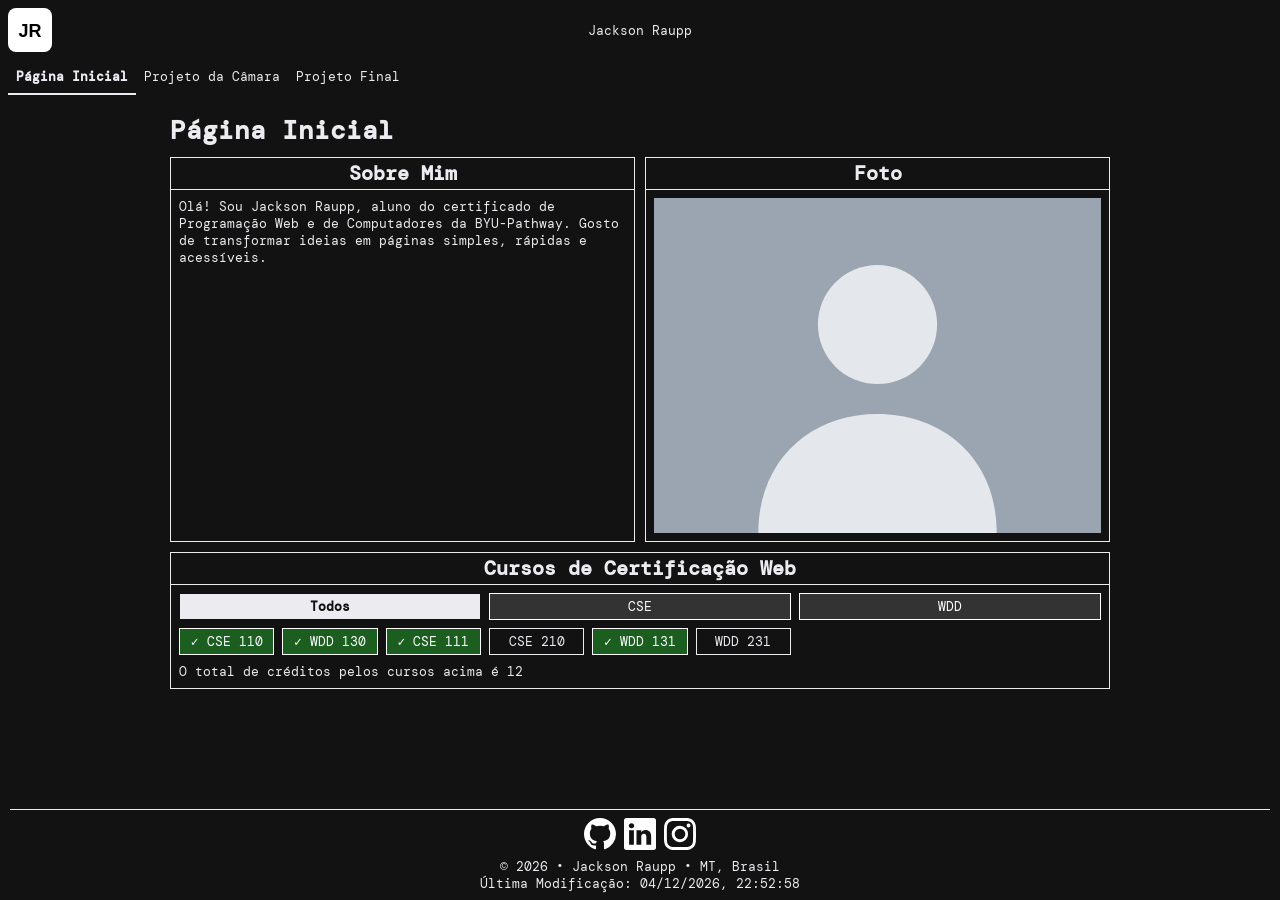
<file: index.html>
<!doctype html>

<html lang="pt-BR">
  <head>
    <meta charset="UTF-8">
    <meta name="viewport" content="width=device-width, initial-scale=1.0">

    <title>WDD 231 | Jackson Raupp</title>
    <meta name="author" content="Jackson Raupp">
    <meta
      name="description"
      content="Página inicial do curso WDD 231 - Desenvolvimento Frontend para Web I, com perfil, foto e cursos do certificado web.">

    <link rel="preconnect" href="https://fonts.googleapis.com">
    <link rel="preconnect" href="https://fonts.gstatic.com" crossorigin>
    <link
      href="https://fonts.googleapis.com/css2?family=DM+Mono&display=swap"
      rel="stylesheet">

    <link rel="stylesheet" href="estilos/normalize.css">
    <link rel="stylesheet" href="estilos/telas-pequenas.css">
    <link rel="stylesheet" href="estilos/telas-grandes.css">

    <script src="scripts/cabecalho.js" defer></script>
    <script src="scripts/script.js" defer></script>
    <script src="scripts/rodape.js" defer></script>
  </head>

  <body>
    <header>
      <img
        src="imagens/logo.svg"
        alt="Logo de Jackson Raupp"
        width="44"
        height="44">

      <span>Jackson Raupp</span>

      <button id="botao-hamburguer" aria-label="Menu" aria-expanded="false">
        ☰
      </button>

      <nav>
        <ul id="menu">
          <li>
            <a href="index.html" class="ativo" aria-current="page"
              >Página Inicial</a
            >
          </li>
          <li><a href="camara/diretorio.html">Projeto da Câmara</a></li>
          <li><a href="final.html">Projeto Final</a></li>
        </ul>
      </nav>
    </header>

    <main>
      <h1>Página Inicial</h1>

      <section id="sobre" class="card">
        <h2>Sobre Mim</h2>

        <p class="conteudo">
          Olá! Sou Jackson Raupp, aluno do certificado de Programação Web e de
          Computadores da BYU-Pathway. Gosto de transformar ideias em páginas
          simples, rápidas e acessíveis.
        </p>
      </section>

      <section id="foto" class="card">
        <h2>Foto</h2>

        <img
          src="imagens/foto.svg"
          alt="Foto de Jackson Raupp"
          width="300"
          height="225"
          class="conteudo">
      </section>

      <section id="cursos" class="card">
        <h2>Cursos de Certificação Web</h2>

        <div class="conteudo">
          <div id="escolha">
            <button id="todos" aria-pressed="true">Todos</button>
            <button id="cse" aria-pressed="false">CSE</button>
            <button id="wdd" aria-pressed="false">WDD</button>
          </div>

          <div id="resultado"></div>

          <p>
            O total de créditos pelos cursos acima é
            <span id="creditosTotais"></span>
          </p>
        </div>
      </section>
    </main>

    <footer>
      <section id="social">
        <a href="https://github.com/JacksonRaupp">
          <img src="imagens/github.svg" alt="Github" width="32" height="32">
        </a>

        <a href="https://www.linkedin.com/">
          <img
            src="imagens/linkedin.svg"
            alt="Linkedin"
            width="32"
            height="32">
        </a>

        <a href="https://www.instagram.com/">
          <img
            src="imagens/instagram.svg"
            alt="Instagram"
            width="32"
            height="32">
        </a>
      </section>

      <section id="dados">
        <p>&copy; <span id="anoAtual"></span> • Jackson Raupp • MT, Brasil</p>

        <p id="ultimaModificacao"></p>
      </section>
    </footer>
  </body>
</html>
</file>
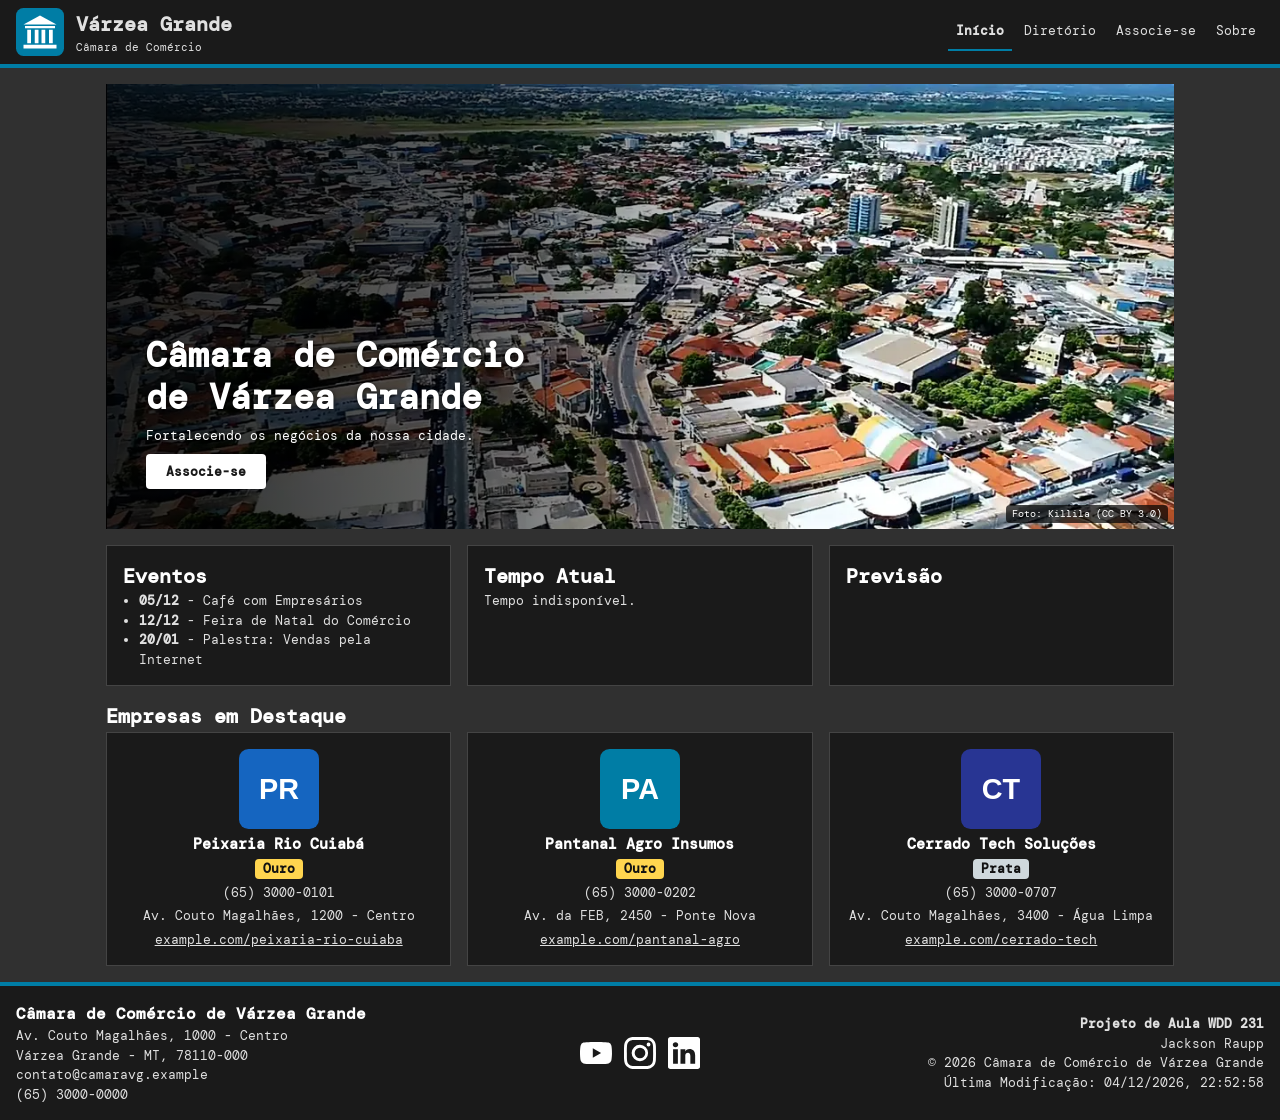
<file: camara/index.html>
<!doctype html>

<html lang="pt-BR">
  <head>
    <meta charset="UTF-8">
    <meta name="viewport" content="width=device-width, initial-scale=1.0">

    <title>Início | Câmara de Comércio de Várzea Grande</title>
    <meta name="author" content="Jackson Raupp">
    <meta
      name="description"
      content="Câmara de Comércio de Várzea Grande - MT: eventos, tempo atual e empresas associadas em destaque."
    >

    <meta property="og:type" content="website">
    <meta property="og:locale" content="pt_BR">
    <meta
      property="og:title"
      content="Início | Câmara de Comércio de Várzea Grande"
    >
    <meta
      property="og:description"
      content="Eventos, tempo e empresas em destaque da Câmara de Comércio de Várzea Grande - MT."
    >
    <meta
      property="og:image"
      content="https://jacksonraupp.github.io/wdd231/camara/imagens/og-camara.png"
    >
    <meta
      property="og:url"
      content="https://jacksonraupp.github.io/wdd231/camara/"
    >

    <link rel="icon" href="favicon.ico">

    <link rel="preconnect" href="https://fonts.googleapis.com">
    <link rel="preconnect" href="https://fonts.gstatic.com" crossorigin>
    <link
      href="https://fonts.googleapis.com/css2?family=DM+Mono:wght@400;500&display=swap"
      rel="stylesheet"
    >

    <link rel="stylesheet" href="estilos/normalize.css">
    <link rel="stylesheet" href="estilos/telas-pequenas.css">
    <link rel="stylesheet" href="estilos/telas-grandes.css">

    <script src="scripts/cabecalho.js" defer></script>
    <script src="scripts/inicio.js" defer></script>
    <script src="scripts/rodape.js" defer></script>
  </head>

  <body>
    <header>
      <a href="index.html" id="marca">
        <img
          src="imagens/logo.svg"
          alt="Logo da Câmara de Comércio de Várzea Grande"
          width="48"
          height="48"
        >

        <span>
          <strong>Várzea Grande</strong>
          <small>Câmara de Comércio</small>
        </span>
      </a>

      <button id="botao-hamburguer" aria-label="Menu" aria-expanded="false" aria-controls="menu">
        ☰
      </button>

      <nav>
        <ul id="menu">
          <li><a href="index.html" class="ativo" aria-current="page">Início</a></li>
          <li>
            <a href="diretorio.html">Diretório</a>
          </li>
          <li><a href="associacao.html">Associe-se</a></li>
          <li><a href="sobre.html">Sobre</a></li>
        </ul>
      </nav>
    </header>

    <main class="inicio">
      <section id="hero">
        <img
          src="imagens/hero.webp"
          alt="Vista aérea de Várzea Grande - MT"
          width="1200"
          height="500"
          fetchpriority="high"
        >

        <a
          id="credito-hero"
          href="https://commons.wikimedia.org/wiki/File:Panor%C3%A2mica_V%C3%A1rzea_Grande_(Mato_Grosso).png"
        >Foto: Killila (CC BY 3.0)</a>

        <div id="cta">
          <h1>Câmara de Comércio de Várzea Grande</h1>
          <p>Fortalecendo os negócios da nossa cidade.</p>
          <a href="associacao.html">Associe-se</a>
        </div>
      </section>

      <section class="cartao">
        <h2>Eventos</h2>
        <ul>
          <li><strong>05/12</strong> - Café com Empresários</li>
          <li><strong>12/12</strong> - Feira de Natal do Comércio</li>
          <li><strong>20/01</strong> - Palestra: Vendas pela Internet</li>
        </ul>
      </section>

      <section class="cartao">
        <h2>Tempo Atual</h2>
        <div id="tempo"></div>
      </section>

      <section class="cartao">
        <h2>Previsão</h2>
        <ul id="previsao"></ul>
      </section>

      <section id="destaques">
        <h2>Empresas em Destaque</h2>
        <div id="lista-destaques"></div>
      </section>
    </main>

    <footer>
      <section id="contato">
        <h2>Câmara de Comércio de Várzea Grande</h2>
        <p>Av. Couto Magalhães, 1000 - Centro</p>
        <p>Várzea Grande - MT, 78110-000</p>
        <p>contato@camaravg.example</p>
        <p>(65) 3000-0000</p>
      </section>

      <div id="social">
        <a href="https://www.youtube.com/">
          <img src="imagens/youtube.svg" alt="YouTube" width="32" height="32">
        </a>

        <a href="https://www.instagram.com/">
          <img src="imagens/instagram.svg" alt="Instagram" width="32" height="32">
        </a>

        <a href="https://www.linkedin.com/">
          <img src="imagens/linkedin.svg" alt="LinkedIn" width="32" height="32">
        </a>
      </div>

      <div id="desenvolvimento">
        <p><strong>Projeto de Aula WDD 231</strong></p>
        <p>Jackson Raupp</p>
        <p>&copy; <span id="anoAtual"></span> Câmara de Comércio de Várzea Grande</p>
        <p id="ultimaModificacao"></p>
      </div>
    </footer>
  </body>
</html>
</file>
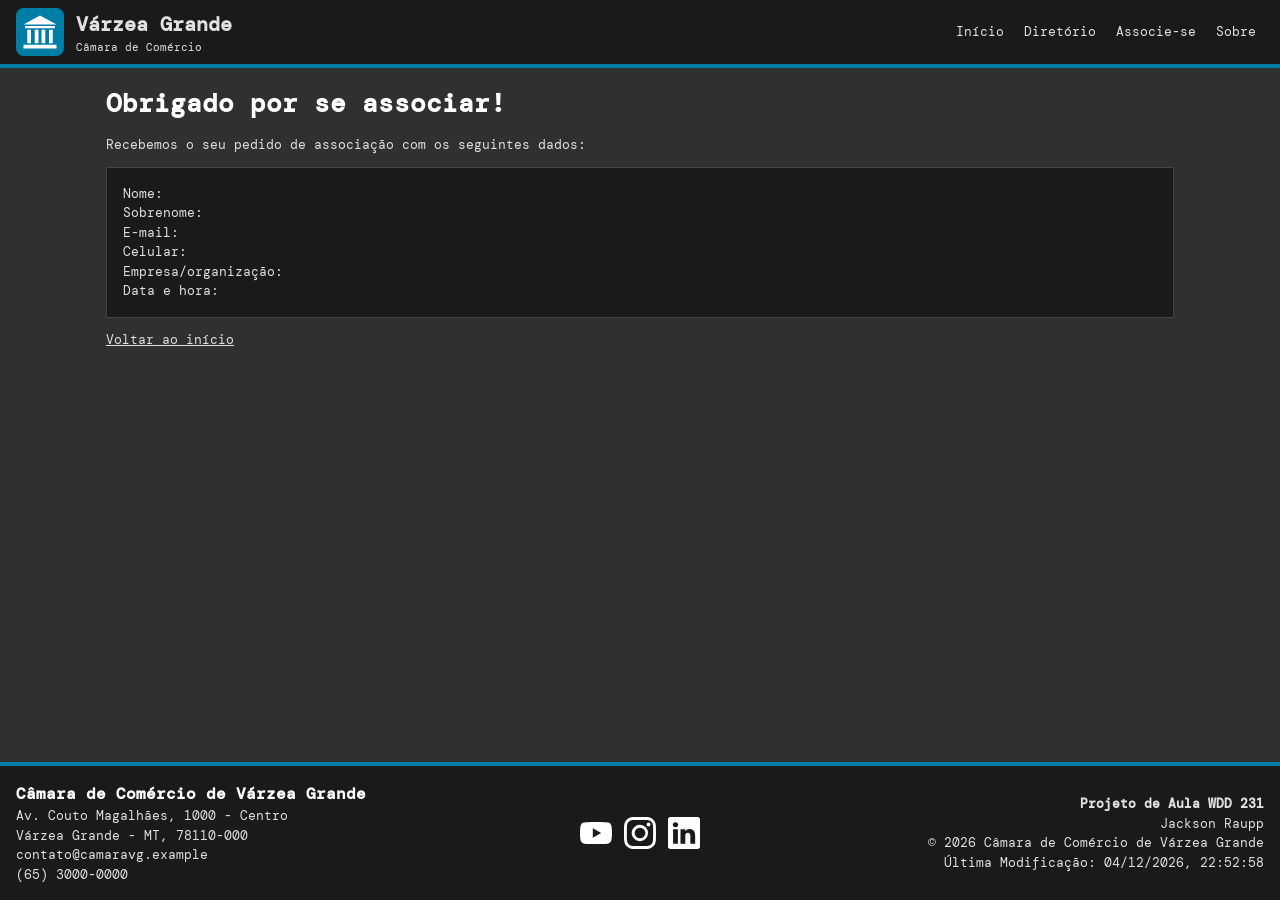
<file: camara/agradecimento.html>
<!doctype html>

<html lang="pt-BR">
  <head>
    <meta charset="UTF-8">
    <meta name="viewport" content="width=device-width, initial-scale=1.0">

    <title>Obrigado | Câmara de Comércio de Várzea Grande</title>
    <meta name="author" content="Jackson Raupp">
    <meta
      name="description"
      content="Confirmação do pedido de associação à Câmara de Comércio de Várzea Grande - MT."
    >

    <meta property="og:type" content="website">
    <meta property="og:locale" content="pt_BR">
    <meta
      property="og:title"
      content="Obrigado | Câmara de Comércio de Várzea Grande"
    >
    <meta
      property="og:description"
      content="Confirmação do pedido de associação à Câmara de Comércio de Várzea Grande - MT."
    >
    <meta
      property="og:image"
      content="https://jacksonraupp.github.io/wdd231/camara/imagens/og-camara.png"
    >
    <meta
      property="og:url"
      content="https://jacksonraupp.github.io/wdd231/camara/agradecimento.html"
    >

    <link rel="icon" href="favicon.ico">

    <link rel="preconnect" href="https://fonts.googleapis.com">
    <link rel="preconnect" href="https://fonts.gstatic.com" crossorigin>
    <link
      href="https://fonts.googleapis.com/css2?family=DM+Mono:wght@400;500&display=swap"
      rel="stylesheet"
    >

    <link rel="stylesheet" href="estilos/normalize.css">
    <link rel="stylesheet" href="estilos/telas-pequenas.css">
    <link rel="stylesheet" href="estilos/telas-grandes.css">

    <script src="scripts/cabecalho.js" defer></script>
    <script src="scripts/agradecimento.js" defer></script>
    <script src="scripts/rodape.js" defer></script>
  </head>

  <body>
    <header>
      <a href="index.html" id="marca">
        <img
          src="imagens/logo.svg"
          alt="Logo da Câmara de Comércio de Várzea Grande"
          width="48"
          height="48"
        >

        <span>
          <strong>Várzea Grande</strong>
          <small>Câmara de Comércio</small>
        </span>
      </a>

      <button id="botao-hamburguer" aria-label="Menu" aria-expanded="false" aria-controls="menu">
        ☰
      </button>

      <nav>
        <ul id="menu">
          <li><a href="index.html">Início</a></li>
          <li>
            <a href="diretorio.html">Diretório</a>
          </li>
          <li><a href="associacao.html">Associe-se</a></li>
          <li><a href="sobre.html">Sobre</a></li>
        </ul>
      </nav>
    </header>

    <main>
      <h1>Obrigado por se associar!</h1>
      <p>Recebemos o seu pedido de associação com os seguintes dados:</p>

      <ul id="dados" class="cartao"></ul>

      <p><a href="index.html">Voltar ao início</a></p>
    </main>

    <footer>
      <section id="contato">
        <h2>Câmara de Comércio de Várzea Grande</h2>
        <p>Av. Couto Magalhães, 1000 - Centro</p>
        <p>Várzea Grande - MT, 78110-000</p>
        <p>contato@camaravg.example</p>
        <p>(65) 3000-0000</p>
      </section>

      <div id="social">
        <a href="https://www.youtube.com/">
          <img src="imagens/youtube.svg" alt="YouTube" width="32" height="32">
        </a>

        <a href="https://www.instagram.com/">
          <img src="imagens/instagram.svg" alt="Instagram" width="32" height="32">
        </a>

        <a href="https://www.linkedin.com/">
          <img src="imagens/linkedin.svg" alt="LinkedIn" width="32" height="32">
        </a>
      </div>

      <div id="desenvolvimento">
        <p><strong>Projeto de Aula WDD 231</strong></p>
        <p>Jackson Raupp</p>
        <p>&copy; <span id="anoAtual"></span> Câmara de Comércio de Várzea Grande</p>
        <p id="ultimaModificacao"></p>
      </div>
    </footer>
  </body>
</html>
</file>
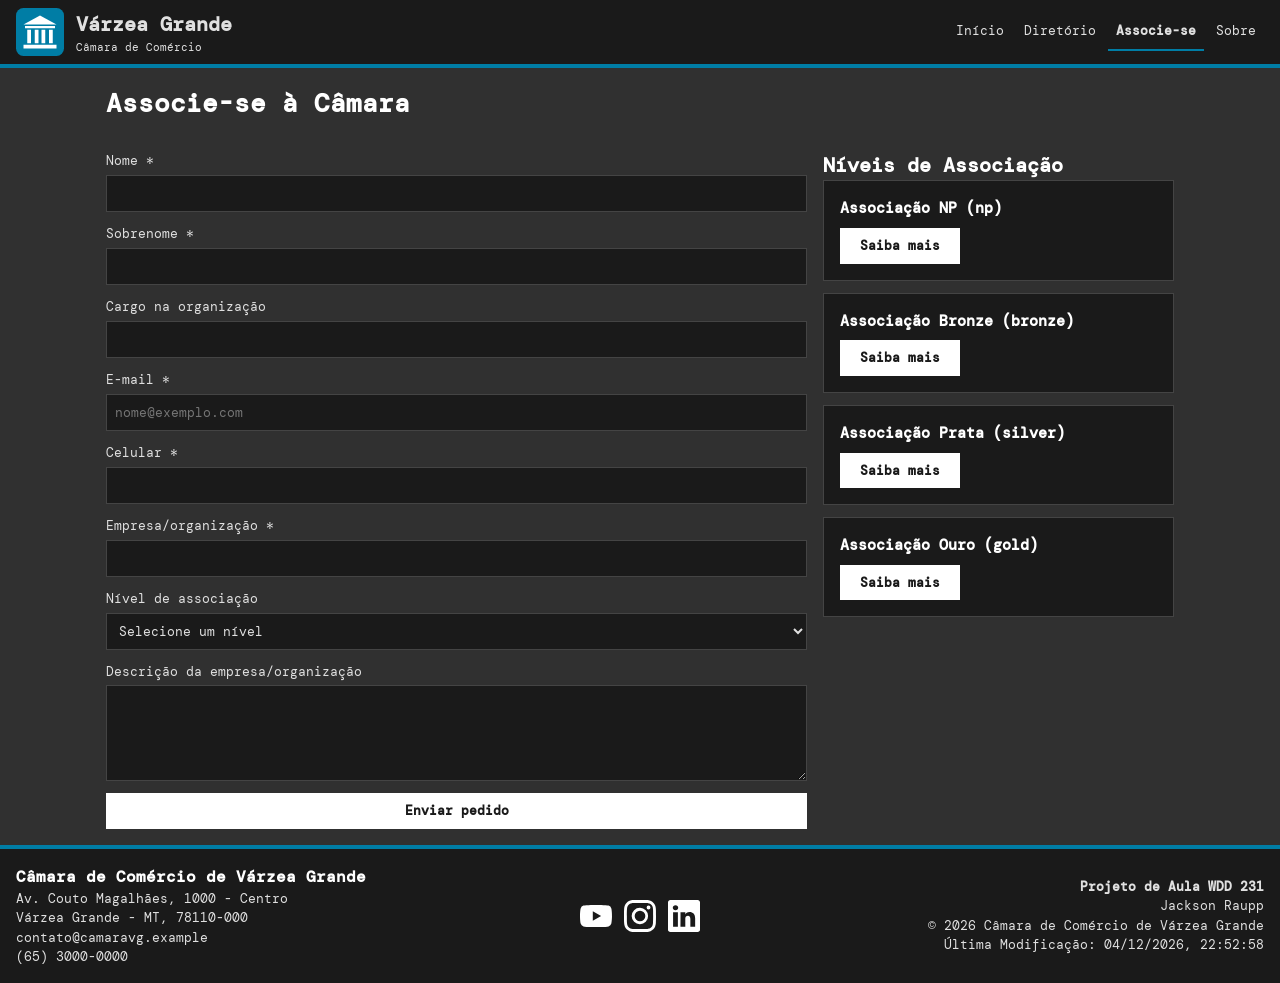
<file: camara/associacao.html>
<!doctype html>

<html lang="pt-BR">
  <head>
    <meta charset="UTF-8">
    <meta name="viewport" content="width=device-width, initial-scale=1.0">

    <title>Associe-se | Câmara de Comércio de Várzea Grande</title>
    <meta name="author" content="Jackson Raupp">
    <meta
      name="description"
      content="Formulário para se associar à Câmara de Comércio de Várzea Grande - MT e conhecer os níveis de associação."
    >

    <meta property="og:type" content="website">
    <meta property="og:locale" content="pt_BR">
    <meta
      property="og:title"
      content="Associe-se | Câmara de Comércio de Várzea Grande"
    >
    <meta
      property="og:description"
      content="Formulário para se associar à Câmara de Comércio de Várzea Grande - MT e conhecer os níveis de associação."
    >
    <meta
      property="og:image"
      content="https://jacksonraupp.github.io/wdd231/camara/imagens/og-camara.png"
    >
    <meta
      property="og:url"
      content="https://jacksonraupp.github.io/wdd231/camara/associacao.html"
    >

    <link rel="icon" href="favicon.ico">

    <link rel="preconnect" href="https://fonts.googleapis.com">
    <link rel="preconnect" href="https://fonts.gstatic.com" crossorigin>
    <link
      href="https://fonts.googleapis.com/css2?family=DM+Mono:wght@400;500&display=swap"
      rel="stylesheet"
    >

    <link rel="stylesheet" href="estilos/normalize.css">
    <link rel="stylesheet" href="estilos/telas-pequenas.css">
    <link rel="stylesheet" href="estilos/telas-grandes.css">

    <script src="scripts/cabecalho.js" defer></script>
    <script src="scripts/associacao.js" defer></script>
    <script src="scripts/rodape.js" defer></script>
  </head>

  <body>
    <header>
      <a href="index.html" id="marca">
        <img
          src="imagens/logo.svg"
          alt="Logo da Câmara de Comércio de Várzea Grande"
          width="48"
          height="48"
        >

        <span>
          <strong>Várzea Grande</strong>
          <small>Câmara de Comércio</small>
        </span>
      </a>

      <button id="botao-hamburguer" aria-label="Menu" aria-expanded="false" aria-controls="menu">
        ☰
      </button>

      <nav>
        <ul id="menu">
          <li><a href="index.html">Início</a></li>
          <li>
            <a href="diretorio.html">Diretório</a>
          </li>
          <li><a href="associacao.html" class="ativo" aria-current="page">Associe-se</a></li>
          <li><a href="sobre.html">Sobre</a></li>
        </ul>
      </nav>
    </header>

    <main class="associacao">
      <h1>Associe-se à Câmara</h1>

      <form action="agradecimento.html" method="get">
        <label>Nome *
          <input type="text" name="nome" title="Seu nome" autocomplete="given-name" required>
        </label>

        <label>Sobrenome *
          <input type="text" name="sobrenome" title="Seu sobrenome" autocomplete="family-name" required>
        </label>

        <label>Cargo na organização
          <input
            type="text"
            name="cargo"
            title="Apenas letras, hífens e espaços, com pelo menos 7 caracteres"
            autocomplete="cargo-na-organizacao"
            pattern="[A-Za-zÀ-ÿ \-]{7,}"
          >
        </label>

        <label>E-mail *
          <input
            type="email"
            name="email"
            title="Seu e-mail"
            autocomplete="email"
            placeholder="nome@exemplo.com"
            required
          >
        </label>

        <label>Celular *
          <input type="tel" name="celular" title="Seu número de celular" autocomplete="tel" required>
        </label>

        <label>Empresa/organização *
          <input
            type="text"
            name="empresa"
            title="Nome da empresa ou organização"
            autocomplete="organizacao"
            required
          >
        </label>

        <label>Nível de associação
          <select name="nivel" title="Nível de associação" required>
              <option value="" disabled selected>Selecione um nível</option>
              <option value="np">Associação NP (np)</option>
              <option value="bronze">Associação Bronze (bronze)</option>
              <option value="silver">Associação Prata (silver)</option>
              <option value="gold">Associação Ouro (gold)</option>
          </select>
        </label>

        <label>Descrição da empresa/organização
          <textarea name="descricao" title="Descrição da atividade da empresa" rows="4"></textarea>
        </label>

        <input type="hidden" name="data" id="data">

        <input type="submit" value="Enviar pedido">
      </form>

      <section id="niveis">
        <h2>Níveis de Associação</h2>
        <div id="cartoes-niveis">
          <div class="nivel-cartao">
            <h3>Associação NP (np)</h3>
            <button type="button" data-modal="modal-np">Saiba mais</button>
          </div>

          <div class="nivel-cartao">
            <h3>Associação Bronze (bronze)</h3>
            <button type="button" data-modal="modal-bronze">Saiba mais</button>
          </div>

          <div class="nivel-cartao">
            <h3>Associação Prata (silver)</h3>
            <button type="button" data-modal="modal-silver">Saiba mais</button>
          </div>

          <div class="nivel-cartao">
            <h3>Associação Ouro (gold)</h3>
            <button type="button" data-modal="modal-gold">Saiba mais</button>
          </div>
        </div>
      </section>

      <dialog id="modal-np">
        <h3>Associação NP (np)</h3>
        <p>Para organizações sem fins lucrativos. Sem taxa.</p>
        <ul>
          <li>Listagem no diretório de membros</li>
          <li>Convite para os eventos da câmara</li>
        </ul>
        <button type="button" class="fechar">Fechar</button>
      </dialog>

      <dialog id="modal-bronze">
        <h3>Associação Bronze (bronze)</h3>
        <p>R$ 100 por mês.</p>
        <ul>
          <li>Tudo da associação NP</li>
          <li>Desconto de 10% nos eventos</li>
          <li>Acesso aos treinamentos</li>
        </ul>
        <button type="button" class="fechar">Fechar</button>
      </dialog>

      <dialog id="modal-silver">
        <h3>Associação Prata (silver)</h3>
        <p>R$ 250 por mês.</p>
        <ul>
          <li>Tudo da associação Bronze</li>
          <li>Desconto de 20% nos eventos</li>
          <li>Destaque aleatório na página inicial</li>
        </ul>
        <button type="button" class="fechar">Fechar</button>
      </dialog>

      <dialog id="modal-gold">
        <h3>Associação Ouro (gold)</h3>
        <p>R$ 500 por mês.</p>
        <ul>
          <li>Tudo da associação Prata</li>
          <li>Desconto de 50% nos eventos</li>
          <li>Prioridade nos destaques da página inicial</li>
          <li>Publicidade nas redes da câmara</li>
        </ul>
        <button type="button" class="fechar">Fechar</button>
      </dialog>
    </main>

    <footer>
      <section id="contato">
        <h2>Câmara de Comércio de Várzea Grande</h2>
        <p>Av. Couto Magalhães, 1000 - Centro</p>
        <p>Várzea Grande - MT, 78110-000</p>
        <p>contato@camaravg.example</p>
        <p>(65) 3000-0000</p>
      </section>

      <div id="social">
        <a href="https://www.youtube.com/">
          <img src="imagens/youtube.svg" alt="YouTube" width="32" height="32">
        </a>

        <a href="https://www.instagram.com/">
          <img src="imagens/instagram.svg" alt="Instagram" width="32" height="32">
        </a>

        <a href="https://www.linkedin.com/">
          <img src="imagens/linkedin.svg" alt="LinkedIn" width="32" height="32">
        </a>
      </div>

      <div id="desenvolvimento">
        <p><strong>Projeto de Aula WDD 231</strong></p>
        <p>Jackson Raupp</p>
        <p>&copy; <span id="anoAtual"></span> Câmara de Comércio de Várzea Grande</p>
        <p id="ultimaModificacao"></p>
      </div>
    </footer>
  </body>
</html>
</file>
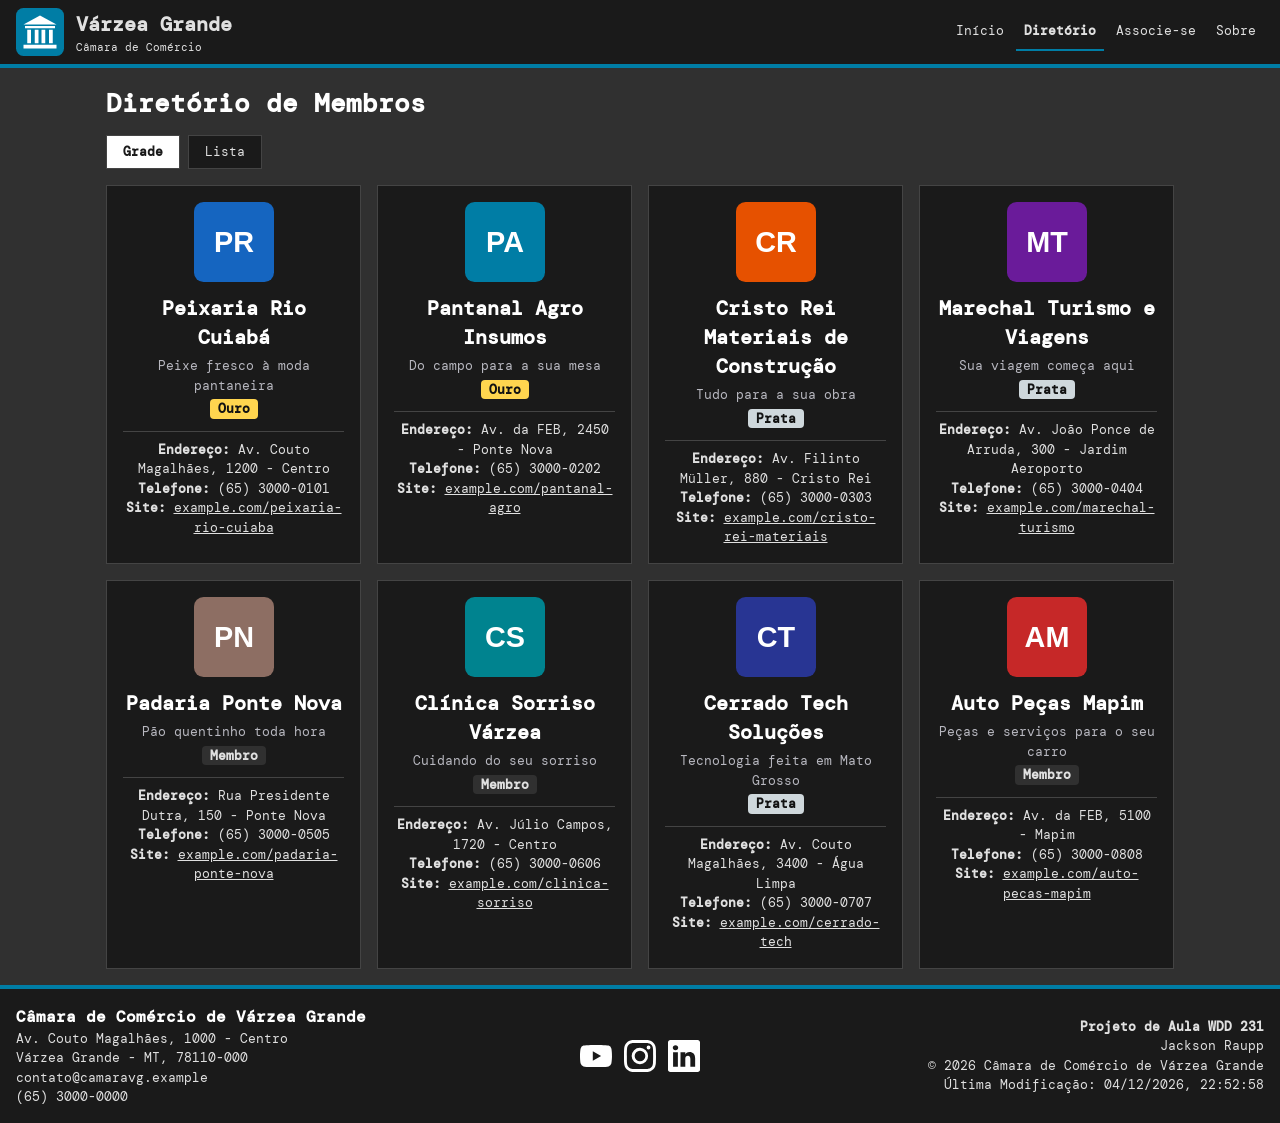
<file: camara/diretorio.html>
<!doctype html>

<html lang="pt-BR">
  <head>
    <meta charset="UTF-8">
    <meta name="viewport" content="width=device-width, initial-scale=1.0">

    <title>Diretório de Membros | Câmara de Comércio de Várzea Grande</title>
    <meta name="author" content="Jackson Raupp">
    <meta
      name="description"
      content="Diretório de empresas associadas à Câmara de Comércio de Várzea Grande - MT, com endereço, telefone e site de cada membro."
    >

    <meta property="og:type" content="website">
    <meta property="og:locale" content="pt_BR">
    <meta
      property="og:title"
      content="Diretório de Membros | Câmara de Comércio de Várzea Grande"
    >
    <meta
      property="og:description"
      content="Conheça as empresas associadas à Câmara de Comércio de Várzea Grande - MT."
    >
    <meta
      property="og:image"
      content="https://jacksonraupp.github.io/wdd231/camara/imagens/og-camara.png"
    >
    <meta
      property="og:url"
      content="https://jacksonraupp.github.io/wdd231/camara/diretorio.html"
    >

    <link rel="icon" href="favicon.ico">

    <link rel="preconnect" href="https://fonts.googleapis.com">
    <link rel="preconnect" href="https://fonts.gstatic.com" crossorigin>
    <link
      href="https://fonts.googleapis.com/css2?family=DM+Mono:wght@400;500&display=swap"
      rel="stylesheet"
    >

    <link rel="stylesheet" href="estilos/normalize.css">
    <link rel="stylesheet" href="estilos/telas-pequenas.css">
    <link rel="stylesheet" href="estilos/telas-grandes.css">

    <script src="scripts/cabecalho.js" defer></script>
    <script src="scripts/diretorio.js" defer></script>
    <script src="scripts/rodape.js" defer></script>
  </head>

  <body>
    <header>
      <a href="index.html" id="marca">
        <img
          src="imagens/logo.svg"
          alt="Logo da Câmara de Comércio de Várzea Grande"
          width="48"
          height="48"
        >

        <span>
          <strong>Várzea Grande</strong>
          <small>Câmara de Comércio</small>
        </span>
      </a>

      <button id="botao-hamburguer" aria-label="Menu" aria-expanded="false" aria-controls="menu">
        ☰
      </button>

      <nav>
        <ul id="menu">
          <li><a href="index.html">Início</a></li>
          <li>
            <a href="diretorio.html" class="ativo" aria-current="page">Diretório</a>
          </li>
          <li><a href="associacao.html">Associe-se</a></li>
          <li><a href="sobre.html">Sobre</a></li>
        </ul>
      </nav>
    </header>

    <main>
      <h1>Diretório de Membros</h1>

      <div id="visualizacao">
        <button id="grade" aria-pressed="true">Grade</button>
        <button id="lista" aria-pressed="false">Lista</button>
      </div>

      <div id="membros" class="grade" aria-live="polite"></div>
    </main>

    <footer>
      <section id="contato">
        <h2>Câmara de Comércio de Várzea Grande</h2>
        <p>Av. Couto Magalhães, 1000 - Centro</p>
        <p>Várzea Grande - MT, 78110-000</p>
        <p>contato@camaravg.example</p>
        <p>(65) 3000-0000</p>
      </section>

      <div id="social">
        <a href="https://www.youtube.com/">
          <img src="imagens/youtube.svg" alt="YouTube" width="32" height="32">
        </a>

        <a href="https://www.instagram.com/">
          <img src="imagens/instagram.svg" alt="Instagram" width="32" height="32">
        </a>

        <a href="https://www.linkedin.com/">
          <img src="imagens/linkedin.svg" alt="LinkedIn" width="32" height="32">
        </a>
      </div>

      <div id="desenvolvimento">
        <p><strong>Projeto de Aula WDD 231</strong></p>
        <p>Jackson Raupp</p>
        <p>&copy; <span id="anoAtual"></span> Câmara de Comércio de Várzea Grande</p>
        <p id="ultimaModificacao"></p>
      </div>
    </footer>
  </body>
</html>
</file>
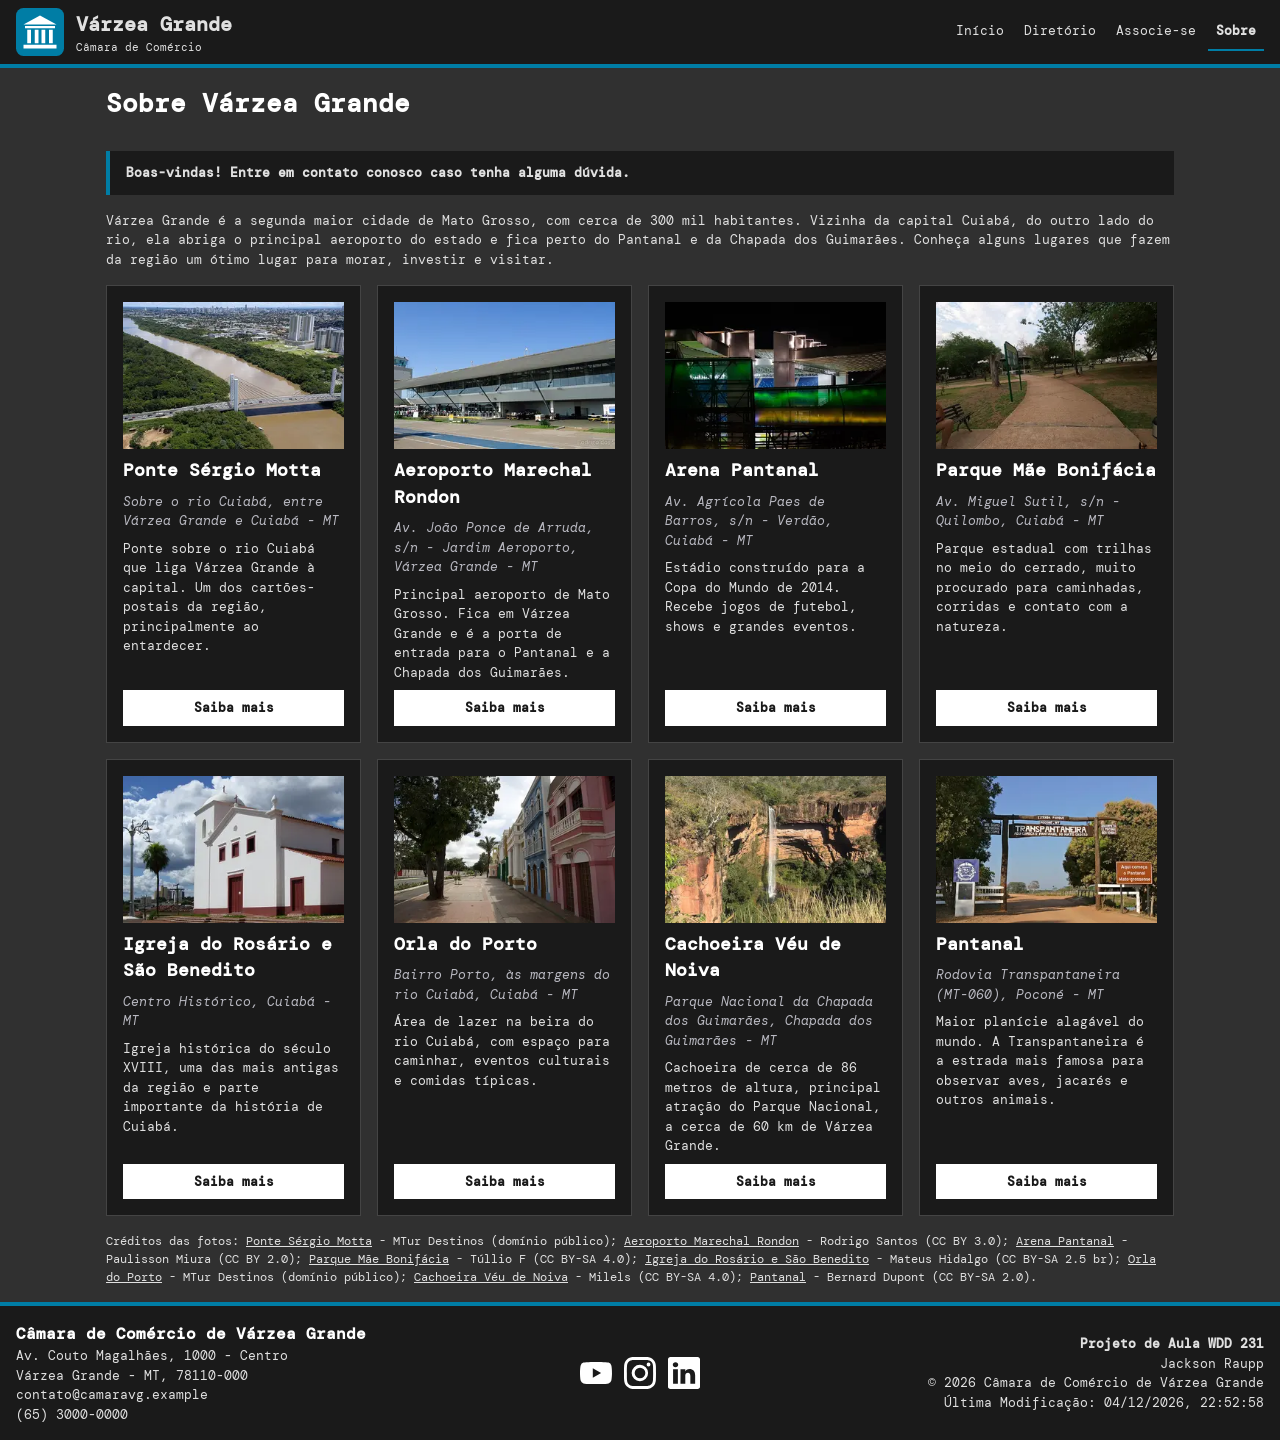
<file: camara/sobre.html>
<!doctype html>

<html lang="pt-BR">
  <head>
    <meta charset="UTF-8">
    <meta name="viewport" content="width=device-width, initial-scale=1.0">

    <title>Sobre | Câmara de Comércio de Várzea Grande</title>
    <meta name="author" content="Jackson Raupp">
    <meta
      name="description"
      content="Conheça Várzea Grande - MT e os principais pontos de interesse da região de Cuiabá."
    >

    <meta property="og:type" content="website">
    <meta property="og:locale" content="pt_BR">
    <meta
      property="og:title"
      content="Sobre | Câmara de Comércio de Várzea Grande"
    >
    <meta
      property="og:description"
      content="Conheça Várzea Grande - MT e os principais pontos de interesse da região de Cuiabá."
    >
    <meta
      property="og:image"
      content="https://jacksonraupp.github.io/wdd231/camara/imagens/og-camara.png"
    >
    <meta
      property="og:url"
      content="https://jacksonraupp.github.io/wdd231/camara/sobre.html"
    >

    <link rel="icon" href="favicon.ico">

    <link rel="preconnect" href="https://fonts.googleapis.com">
    <link rel="preconnect" href="https://fonts.gstatic.com" crossorigin>
    <link
      href="https://fonts.googleapis.com/css2?family=DM+Mono:wght@400;500&display=swap"
      rel="stylesheet"
    >

    <link rel="stylesheet" href="estilos/normalize.css">
    <link rel="stylesheet" href="estilos/telas-pequenas.css">
    <link rel="stylesheet" href="estilos/telas-grandes.css">

    <script src="scripts/cabecalho.js" defer></script>
    <script src="scripts/sobre.js" type="module"></script>
    <script src="scripts/rodape.js" defer></script>
  </head>

  <body>
    <header>
      <a href="index.html" id="marca">
        <img
          src="imagens/logo.svg"
          alt="Logo da Câmara de Comércio de Várzea Grande"
          width="48"
          height="48"
        >

        <span>
          <strong>Várzea Grande</strong>
          <small>Câmara de Comércio</small>
        </span>
      </a>

      <button id="botao-hamburguer" aria-label="Menu" aria-expanded="false" aria-controls="menu">
        ☰
      </button>

      <nav>
        <ul id="menu">
          <li><a href="index.html">Início</a></li>
          <li>
            <a href="diretorio.html">Diretório</a>
          </li>
          <li><a href="associacao.html">Associe-se</a></li>
          <li><a href="sobre.html" class="ativo" aria-current="page">Sobre</a></li>
        </ul>
      </nav>
    </header>

    <main class="sobre">
      <h1>Sobre Várzea Grande</h1>

      <p id="mensagem-visita"></p>

      <p>
        Várzea Grande é a segunda maior cidade de Mato Grosso, com cerca de 300 mil habitantes.
        Vizinha da capital Cuiabá, do outro lado do rio, ela abriga o principal aeroporto do
        estado e fica perto do Pantanal e da Chapada dos Guimarães. Conheça alguns lugares que
        fazem da região um ótimo lugar para morar, investir e visitar.
      </p>

      <div id="lugares"></div>

      <p id="creditos"></p>
    </main>

    <footer>
      <section id="contato">
        <h2>Câmara de Comércio de Várzea Grande</h2>
        <p>Av. Couto Magalhães, 1000 - Centro</p>
        <p>Várzea Grande - MT, 78110-000</p>
        <p>contato@camaravg.example</p>
        <p>(65) 3000-0000</p>
      </section>

      <div id="social">
        <a href="https://www.youtube.com/">
          <img src="imagens/youtube.svg" alt="YouTube" width="32" height="32">
        </a>

        <a href="https://www.instagram.com/">
          <img src="imagens/instagram.svg" alt="Instagram" width="32" height="32">
        </a>

        <a href="https://www.linkedin.com/">
          <img src="imagens/linkedin.svg" alt="LinkedIn" width="32" height="32">
        </a>
      </div>

      <div id="desenvolvimento">
        <p><strong>Projeto de Aula WDD 231</strong></p>
        <p>Jackson Raupp</p>
        <p>&copy; <span id="anoAtual"></span> Câmara de Comércio de Várzea Grande</p>
        <p id="ultimaModificacao"></p>
      </div>
    </footer>
  </body>
</html>
</file>
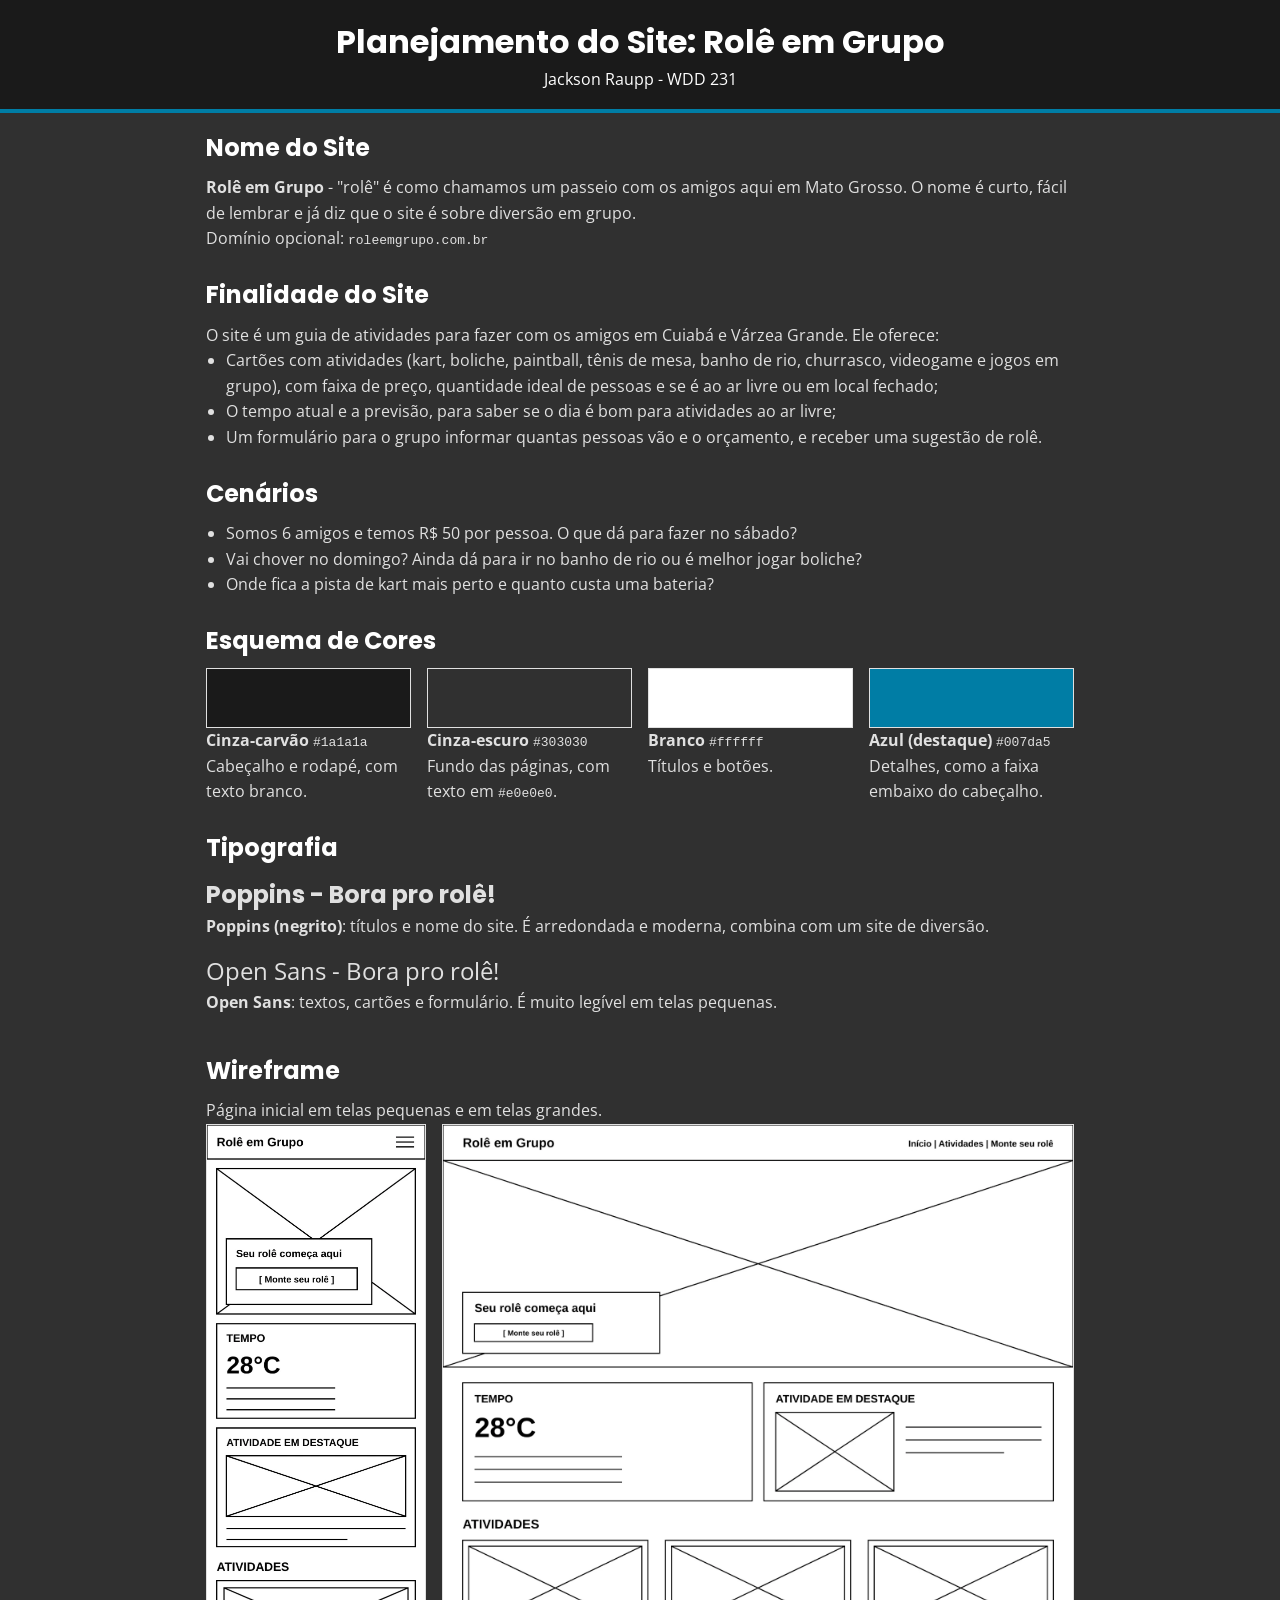
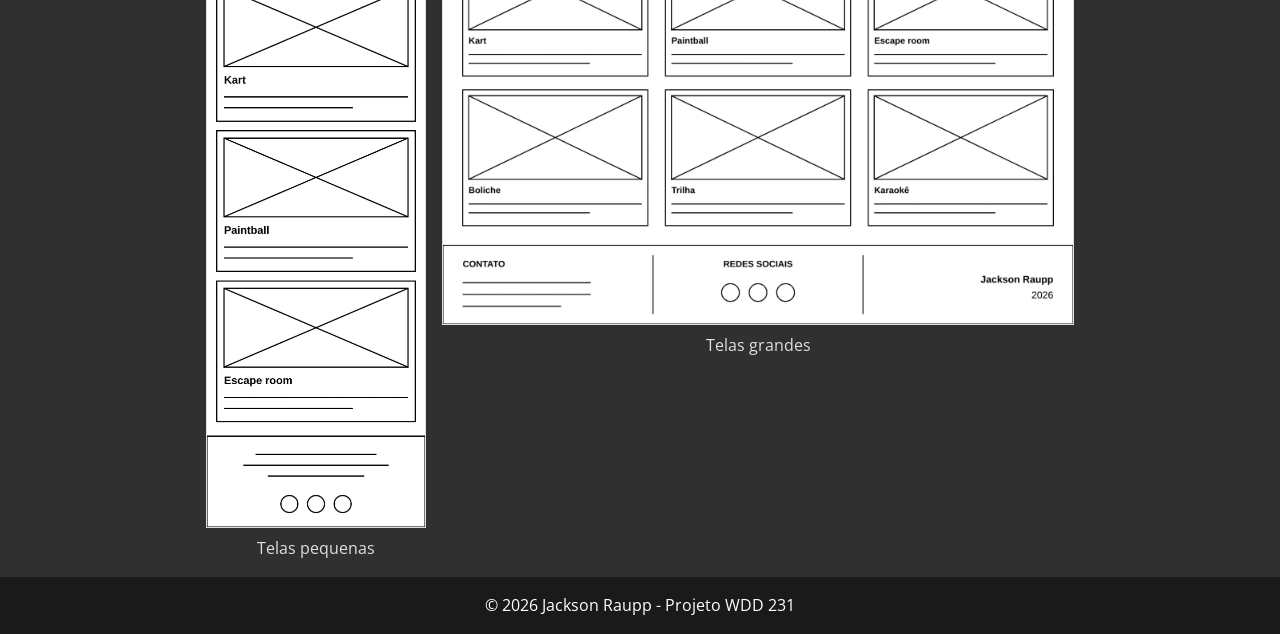
<file: projeto/planejamento.html>
<!doctype html>

<html lang="pt-BR">
  <head>
    <meta charset="UTF-8">
    <meta name="viewport" content="width=device-width, initial-scale=1.0">

    <title>Planejamento do Site | Rolê em Grupo</title>
    <meta name="author" content="Jackson Raupp">
    <meta
      name="description"
      content="Documento de planejamento do site Rolê em Grupo: nome, finalidade, cenários, cores, tipografia e wireframe."
    >

    <link rel="icon" href="data:,">

    <link rel="preconnect" href="https://fonts.googleapis.com">
    <link rel="preconnect" href="https://fonts.gstatic.com" crossorigin>
    <link
      href="https://fonts.googleapis.com/css2?family=Open+Sans&family=Poppins:wght@700&display=swap"
      rel="stylesheet"
    >

    <link rel="stylesheet" href="estilos/planejamento.css">
  </head>

  <body>
    <header>
      <h1>Planejamento do Site: Rolê em Grupo</h1>
      <p>Jackson Raupp - WDD 231</p>
    </header>

    <main>
      <section>
        <h2>Nome do Site</h2>
        <p>
          <strong>Rolê em Grupo</strong> - "rolê" é como chamamos um passeio com os amigos
          aqui em Mato Grosso. O nome é curto, fácil de lembrar e já diz que o site é sobre
          diversão em grupo.
        </p>
        <p>Domínio opcional: <code>roleemgrupo.com.br</code></p>
      </section>

      <section>
        <h2>Finalidade do Site</h2>
        <p>
          O site é um guia de atividades para fazer com os amigos em Cuiabá e Várzea Grande.
          Ele oferece:
        </p>
        <ul>
          <li>
            Cartões com atividades (kart, boliche, paintball, tênis de mesa, banho de rio,
            churrasco, videogame e jogos em grupo), com faixa de preço, quantidade ideal de
            pessoas e se é ao ar livre ou em local fechado;
          </li>
          <li>O tempo atual e a previsão, para saber se o dia é bom para atividades ao ar livre;</li>
          <li>Um formulário para o grupo informar quantas pessoas vão e o orçamento, e receber uma sugestão de rolê.</li>
        </ul>
      </section>

      <section>
        <h2>Cenários</h2>
        <ul>
          <li>Somos 6 amigos e temos R$ 50 por pessoa. O que dá para fazer no sábado?</li>
          <li>Vai chover no domingo? Ainda dá para ir no banho de rio ou é melhor jogar boliche?</li>
          <li>Onde fica a pista de kart mais perto e quanto custa uma bateria?</li>
        </ul>
      </section>

      <section>
        <h2>Esquema de Cores</h2>
        <div class="cores">
          <div class="cor">
            <span class="amostra carvao"></span>
            <p><strong>Cinza-carvão</strong> <code>#1a1a1a</code></p>
            <p>Cabeçalho e rodapé, com texto branco.</p>
          </div>
          <div class="cor">
            <span class="amostra escuro"></span>
            <p><strong>Cinza-escuro</strong> <code>#303030</code></p>
            <p>Fundo das páginas, com texto em <code>#e0e0e0</code>.</p>
          </div>
          <div class="cor">
            <span class="amostra branco"></span>
            <p><strong>Branco</strong> <code>#ffffff</code></p>
            <p>Títulos e botões.</p>
          </div>
          <div class="cor">
            <span class="amostra principal"></span>
            <p><strong>Azul (destaque)</strong> <code>#007da5</code></p>
            <p>Detalhes, como a faixa embaixo do cabeçalho.</p>
          </div>
        </div>
      </section>

      <section>
        <h2>Tipografia</h2>
        <div class="fonte">
          <p class="exemplo-titulo">Poppins - Bora pro rolê!</p>
          <p>
            <strong>Poppins (negrito)</strong>: títulos e nome do site. É arredondada e
            moderna, combina com um site de diversão.
          </p>
        </div>
        <div class="fonte">
          <p class="exemplo-texto">Open Sans - Bora pro rolê!</p>
          <p>
            <strong>Open Sans</strong>: textos, cartões e formulário. É muito legível em
            telas pequenas.
          </p>
        </div>
      </section>

      <section>
        <h2>Wireframe</h2>
        <p>Página inicial em telas pequenas e em telas grandes.</p>
        <div class="wireframes">
          <figure class="pequeno">
            <img
              src="imagens/wireframe-pequeno.webp"
              alt="Wireframe da página inicial em telas pequenas"
              width="435"
              height="2000"
              loading="lazy"
            >
            <figcaption>Telas pequenas</figcaption>
          </figure>
          <figure class="grande">
            <img
              src="imagens/wireframe-grande.webp"
              alt="Wireframe da página inicial em telas grandes"
              width="1576"
              height="2000"
              loading="lazy"
            >
            <figcaption>Telas grandes</figcaption>
          </figure>
        </div>
      </section>
    </main>

    <footer>
      <p>&copy; 2026 Jackson Raupp - Projeto WDD 231</p>
    </footer>
  </body>
</html>
</file>
<file: estilos/telas-pequenas.css>
:root {
  color-scheme: dark;
  --cor-texto: #ebebf0;
  --cor-fundo: #121212;
  --cor-concluido: #1b5e20;
  --cor-botao: #333;
}

body {
  background-color: var(--cor-fundo);
  color: var(--cor-texto);
  font-family: "DM Mono", monospace;
  font-weight: 400;
  font-size: small;

  min-height: 100dvh;
  display: grid;
  grid-template-rows: auto 1fr auto;

  header {
    display: grid;
    grid-template-columns: 44px auto 44px;
    align-items: center;
    justify-items: center;
    gap: 8px;
    padding: 8px;

    #botao-hamburguer {
      border: 0;
      background: none;
      color: var(--cor-texto);
      font-size: 1.5rem;
      cursor: pointer;
    }

    nav {
      grid-column: 1/4;
      width: 100%;

      #menu {
        display: none;
        flex-direction: column;
        list-style: none;

        a {
          display: block;
          padding: 8px;
          color: var(--cor-texto);
          text-decoration: none;
        }

        a:hover,
        a:focus {
          background-color: var(--cor-botao);
        }

        a.ativo {
          border-bottom: 2px solid;
          font-weight: bold;
        }
      }

      #menu.aberto {
        display: flex;
      }
    }
  }

  main {
    display: grid;
    gap: 10px;
    max-width: 960px;
    align-content: start;
    width: 100%;
    margin: 10px auto;
    padding: 0 10px;

    h1 {
      justify-self: start;
    }

    .card {
      display: grid;
      grid-template-rows: auto 1fr;
      width: 100%;

      h2 {
        width: 100%;
        padding: 3px;

        text-align: center;
      }

      .conteudo {
        width: 100%;
        padding: 8px;
        border-top: 0;
      }
    }

    #escolha {
      display: grid;
      grid-template-columns: repeat(3, 1fr);
      gap: 8px;

      button {
        padding: 4px;
        background-color: var(--cor-botao);
        color: #fff;
        cursor: pointer;
      }

      button:hover,
      button:focus-visible {
        background-color: #000;
      }

      button[aria-pressed="true"] {
        background-color: var(--cor-texto);
        color: var(--cor-fundo);
        font-weight: bold;
      }
    }

    #resultado {
      display: grid;
      grid-template-columns: repeat(auto-fill, minmax(90px, 1fr));
      gap: 8px;
      margin: 8px 0;

      .curso {
        padding: 4px;
        text-align: center;
      }

      .concluido {
        background-color: var(--cor-concluido);
        color: #fff;
      }
    }
  }

  .card h2,
  .card .conteudo,
  #escolha button,
  #resultado .curso {
    border: 1px solid;
  }

  footer {
    text-align: center;
    padding: 0 10px;

    #social {
      display: flex;
      padding: 8px;

      border-top: 1px solid;

      justify-content: center;
      gap: 8px;
    }

    #dados {
      padding-bottom: 8px;
    }
  }
}
</file>
<file: estilos/telas-grandes.css>
@media (min-width: 640px) {
  body {
    header {
      #botao-hamburguer {
        display: none;
      }

      nav {
        #menu {
          display: flex;
          flex-direction: row;
        }
      }
    }

    main {
      grid-template-columns: 1fr 1fr;

      h1,
      #cursos {
        grid-column: 1 / -1;
      }
    }
  }
}
</file>
<file: camara/estilos/telas-pequenas.css>
:root {
  color-scheme: dark;
  --cor-primaria: #007da5;
  --cor-secundaria: #303030;
  --cor-fundo: #303030;
  --cor-superficie: #1a1a1a;
  --cor-branco: #ffffff;
  --cor-texto: #e0e0e0;
  --cor-texto-suave: #b8b8c0;
  --cor-borda: #444;
}

body {
  min-height: 100dvh;
  display: grid;
  grid-template-rows: auto 1fr auto;
  background-color: var(--cor-fundo);
  color: var(--cor-texto);
  font-family: "DM Mono", monospace;
  font-size: small;
  line-height: 1.5;
}

a {
  color: var(--cor-texto);
}

h2,
h3 {
  color: var(--cor-branco);
}

/* Cabeçalho */

header {
  display: grid;
  grid-template-columns: 1fr auto;
  align-items: center;
  gap: 8px;
  padding: 8px 16px;
  border-bottom: 4px solid var(--cor-primaria);
  background-color: var(--cor-superficie);
}

#marca {
  display: flex;
  align-items: center;
  gap: 12px;
  text-decoration: none;
}

#marca span {
  display: grid;
}

#marca strong {
  font-size: 1.25rem;
}

#botao-hamburguer {
  border: 0;
  background: none;
  color: var(--cor-texto);
  font-size: 1.75rem;
  cursor: pointer;
}

nav {
  grid-column: 1 / -1;
}

#menu {
  display: none;
  flex-direction: column;
  list-style: none;
}

#menu.aberto {
  display: flex;
}

#menu a {
  display: block;
  padding: 8px;
  text-decoration: none;
}

#menu a:hover,
#menu a:focus-visible {
  background-color: var(--cor-fundo);
}

#menu a.ativo {
  border-bottom: 2px solid var(--cor-primaria);
  font-weight: bold;
}

/* Conteúdo principal */

main {
  align-content: start;
  width: 100%;
  max-width: 1100px;
  margin: 0 auto;
  padding: 16px;
}

h1 {
  margin-bottom: 12px;
  color: var(--cor-branco);
}

#visualizacao {
  display: flex;
  gap: 8px;
  margin-bottom: 16px;
}

#visualizacao button {
  padding: 6px 16px;
  border: 1px solid var(--cor-borda);
  background-color: var(--cor-superficie);
  color: var(--cor-texto);
  cursor: pointer;
}

#visualizacao button:hover,
#visualizacao button:focus-visible {
  background-color: #000;
}

#visualizacao button[aria-pressed="true"] {
  background-color: var(--cor-branco);
  color: var(--cor-superficie);
  font-weight: bold;
}

.membro {
  border: 1px solid var(--cor-borda);
  background-color: var(--cor-superficie);
}

.slogan {
  color: var(--cor-texto-suave);
}

.nivel {
  width: fit-content;
  padding: 0 8px;
  border-radius: 4px;
  font-weight: bold;
}

.nivel-1 {
  background-color: var(--cor-secundaria);
}

.nivel-2 {
  background-color: #cfd8dc;
  color: #121212;
}

.nivel-3 {
  background-color: #ffd54f;
  color: #121212;
}

.info {
  overflow-wrap: anywhere;
}

/* Visualização em grade */

#membros.grade {
  display: grid;
  grid-template-columns: repeat(auto-fill, minmax(250px, 1fr));
  gap: 16px;
}

#membros.grade .membro {
  display: grid;
  justify-items: center;
  align-content: start;
  gap: 4px;
  padding: 16px;
  text-align: center;
}

#membros.grade img {
  margin-bottom: 8px;
}

#membros.grade .info {
  width: 100%;
  margin-top: 8px;
  padding-top: 8px;
  border-top: 1px solid var(--cor-borda);
}

/* Visualização em lista */

#membros.lista {
  display: grid;
}

#membros.lista .membro {
  display: grid;
  gap: 2px;
  padding: 8px 12px;
  border-top: 0;
}

#membros.lista img,
#membros.lista .slogan,
#membros.lista .nivel,
#membros.lista strong {
  display: none;
}

#membros.lista h2 {
  font-size: 1rem;
}

#membros.lista .membro:first-child {
  border-top: 1px solid var(--cor-borda);
}

#membros.lista .membro:nth-child(even) {
  background-color: var(--cor-fundo);
}

/* Página inicial */

.inicio {
  display: grid;
  gap: 16px;
}

#hero {
  position: relative;
}

#hero img {
  display: block;
  width: 100%;
  height: 300px;
  object-fit: cover;
}

/* Gradiente escuro só na região do texto, para garantir a leitura */
#hero::after {
  content: "";
  position: absolute;
  inset: 0;
  background: linear-gradient(to top, rgb(0 0 0 / 85%), rgb(0 0 0 / 60%) 45%, transparent 80%);
}

#cta {
  position: absolute;
  z-index: 1;
  bottom: 24px;
  left: 20px;
  right: 20px;
  display: grid;
  justify-items: start;
  gap: 8px;
  color: var(--cor-branco);
  text-shadow: 0 1px 4px rgb(0 0 0 / 70%);
}

#cta h1 {
  margin: 0;
  font-size: 1.6rem;
  line-height: 1.2;
}

/* Crédito das fotos: etiqueta pequena no canto da imagem */
#credito-hero {
  position: absolute;
  z-index: 1;
  right: 6px;
  bottom: 6px;
  padding: 1px 6px;
  border-radius: 4px;
  background-color: rgb(0 0 0 / 70%);
  color: var(--cor-branco);
  font-size: 0.65rem;
  text-decoration: none;
}

#credito-hero:hover {
  text-decoration: underline;
}

#cta a {
  padding: 8px 20px;
  text-shadow: none;
  border-radius: 4px;
  background-color: var(--cor-branco);
  color: var(--cor-superficie);
  font-weight: bold;
  text-decoration: none;
}

#cta a:hover,
#cta a:focus-visible,
input[type="submit"]:hover,
.nivel-cartao button:hover,
.lugar button:hover,
dialog button:hover {
  background-color: var(--cor-primaria);
  color: var(--cor-branco);
}

.cartao {
  padding: 16px;
  border: 1px solid var(--cor-borda);
  background-color: var(--cor-superficie);
}

.cartao ul {
  padding-left: 16px;
}

#lista-destaques {
  display: grid;
  gap: 16px;
}

#destaques .membro {
  display: grid;
  padding: 16px;
  justify-items: center;
  gap: 4px;
  text-align: center;
  overflow-wrap: anywhere;
}

/* Página de associação */

.associacao {
  display: grid;
  gap: 16px;
}

.associacao form {
  display: grid;
  gap: 12px;
}

.associacao label {
  display: grid;
  gap: 4px;
}

input,
select,
textarea {
  padding: 8px;
  border: 1px solid var(--cor-borda);
  background-color: var(--cor-superficie);
  color: var(--cor-texto);
  font: inherit;
}

input:focus-visible,
select:focus-visible,
textarea:focus-visible {
  outline: 2px solid var(--cor-texto);
}

input[type="submit"],
.nivel-cartao button,
.lugar button,
dialog button {
  padding: 8px 20px;
  border: 0;
  background-color: var(--cor-branco);
  color: var(--cor-superficie);
  font-weight: bold;
  cursor: pointer;
}

#cartoes-niveis {
  display: grid;
  gap: 12px;
}

.nivel-cartao {
  display: grid;
  justify-items: start;
  gap: 8px;
  padding: 16px;
  border: 1px solid var(--cor-borda);
  background-color: var(--cor-superficie);
  animation: aparecer 0.8s ease-out both;
}

.nivel-cartao:nth-child(2) {
  animation-delay: 0.2s;
}

.nivel-cartao:nth-child(3) {
  animation-delay: 0.4s;
}

.nivel-cartao:nth-child(4) {
  animation-delay: 0.6s;
}

@keyframes aparecer {
  from {
    opacity: 0;
    transform: translateY(20px);
  }
}

dialog {
  max-width: 400px;
  margin: auto;
  padding: 16px;
  border: 1px solid var(--cor-borda);
  background-color: var(--cor-superficie);
  color: var(--cor-texto);
}

dialog ul {
  margin: 8px 0 16px;
  padding-left: 20px;
}

dialog::backdrop {
  background-color: rgb(0 0 0 / 70%);
}

#dados {
  margin: 12px 0;
  list-style: none;
}

/* Página sobre */

.sobre {
  display: grid;
  gap: 16px;
}

#mensagem-visita {
  padding: 12px 16px;
  border-left: 4px solid var(--cor-primaria);
  background-color: var(--cor-superficie);
  font-weight: bold;
}

#lugares {
  display: grid;
  grid-template-areas:
    "l1"
    "l2"
    "l3"
    "l4"
    "l5"
    "l6"
    "l7"
    "l8";
  gap: 16px;
}

.lugar:nth-child(1) { grid-area: l1; }
.lugar:nth-child(2) { grid-area: l2; }
.lugar:nth-child(3) { grid-area: l3; }
.lugar:nth-child(4) { grid-area: l4; }
.lugar:nth-child(5) { grid-area: l5; }
.lugar:nth-child(6) { grid-area: l6; }
.lugar:nth-child(7) { grid-area: l7; }
.lugar:nth-child(8) { grid-area: l8; }

.lugar {
  display: grid;
  grid-template-rows: auto auto auto 1fr auto;
  gap: 8px;
  padding: 16px;
  border: 1px solid var(--cor-borda);
  background-color: var(--cor-superficie);
}

.lugar h2 {
  font-size: 1.1rem;
}

.lugar img {
  display: block;
  width: 100%;
  height: auto;
}

#creditos {
  font-size: 0.75rem;
}

.lugar address {
  color: var(--cor-texto-suave);
}

/* Rodapé */

footer {
  display: grid;
  gap: 16px;
  padding: 16px;
  background-color: var(--cor-superficie);
  border-top: 4px solid var(--cor-primaria);
  text-align: center;
}

footer h2 {
  font-size: 1rem;
}

#social {
  display: flex;
  justify-content: center;
  gap: 12px;
}
</file>
<file: camara/estilos/telas-grandes.css>
@media (min-width: 640px) {
  #botao-hamburguer {
    display: none;
  }

  nav {
    grid-column: auto;
  }

  #menu {
    display: flex;
    flex-direction: row;
    gap: 4px;
  }

  #membros.lista .membro {
    grid-template-columns: 2fr 3fr 2fr 2fr;
    align-items: center;
    gap: 12px;
  }

  #membros.lista .info {
    display: contents;
  }

  .inicio {
    grid-template-columns: repeat(3, 1fr);
  }

  #hero,
  #destaques {
    grid-column: 1 / -1;
  }

  #hero img {
    height: auto;
  }

  #hero::after {
    background: linear-gradient(to right, rgb(0 0 0 / 85%), rgb(0 0 0 / 60%) 35%, transparent 65%);
  }

  #cta {
    bottom: 40px;
    left: 40px;
    max-width: 420px;
  }

  #cta h1 {
    font-size: 2.2rem;
  }

  #lista-destaques {
    grid-template-columns: repeat(3, 1fr);
  }

  .associacao {
    grid-template-columns: 2fr 1fr;
    align-items: start;
  }

  .associacao h1 {
    grid-column: 1 / -1;
  }

  footer {
    grid-template-columns: 1fr auto 1fr;
    align-items: center;
    text-align: start;
  }

  #desenvolvimento {
    text-align: end;
  }
}

@media (min-width: 641px) {
  #lugares {
    grid-template-areas:
      "l1 l2"
      "l3 l4"
      "l5 l6"
      "l7 l8";
    grid-template-columns: 1fr 1fr;
  }

  .lugar img {
    transition: filter 0.3s;
  }

  .lugar img:hover {
    filter: brightness(1.15) saturate(1.4);
  }
}

@media (min-width: 1025px) {
  #lugares {
    grid-template-areas:
      "l1 l2 l3 l4"
      "l5 l6 l7 l8";
    grid-template-columns: repeat(4, 1fr);
  }
}
</file>
<file: projeto/estilos/planejamento.css>
:root {
  color-scheme: dark;
  --principal: #007da5;
  --escuro: #303030;
  --carvao: #1a1a1a;
  --branco: #ffffff;
  --texto: #e0e0e0;
}

* {
  box-sizing: border-box;
  margin: 0;
}

body {
  background-color: var(--escuro);
  color: var(--texto);
  font-family: "Open Sans", sans-serif;
  line-height: 1.6;
}

h1,
h2,
.exemplo-titulo {
  font-family: "Poppins", sans-serif;
  font-weight: 700;
}

header,
footer {
  padding: 16px;
  background-color: var(--carvao);
  color: var(--branco);
  text-align: center;
}

header {
  border-bottom: 4px solid var(--principal);
}

main {
  display: grid;
  gap: 24px;
  max-width: 900px;
  margin: 0 auto;
  padding: 16px;
}

h2 {
  margin-bottom: 8px;
  color: var(--branco);
}

ul {
  padding-left: 20px;
}

.cores {
  display: grid;
  grid-template-columns: repeat(auto-fit, minmax(180px, 1fr));
  gap: 16px;
}

.amostra {
  display: block;
  height: 60px;
  border: 1px solid var(--texto);
}

.principal {
  background-color: var(--principal);
}

.escuro {
  background-color: var(--escuro);
}

.carvao {
  background-color: var(--carvao);
}

.branco {
  background-color: var(--branco);
}

.fonte {
  margin-bottom: 12px;
}

.exemplo-titulo,
.exemplo-texto {
  font-size: 1.5rem;
}

.wireframes {
  display: flex;
  flex-wrap: wrap;
  align-items: flex-start;
  gap: 16px;
}

.pequeno {
  width: 220px;
}

.grande {
  flex: 1;
  min-width: 280px;
}

figure img {
  width: 100%;
  height: auto;
  border: 1px solid var(--texto);
}

figcaption {
  text-align: center;
}
</file>
